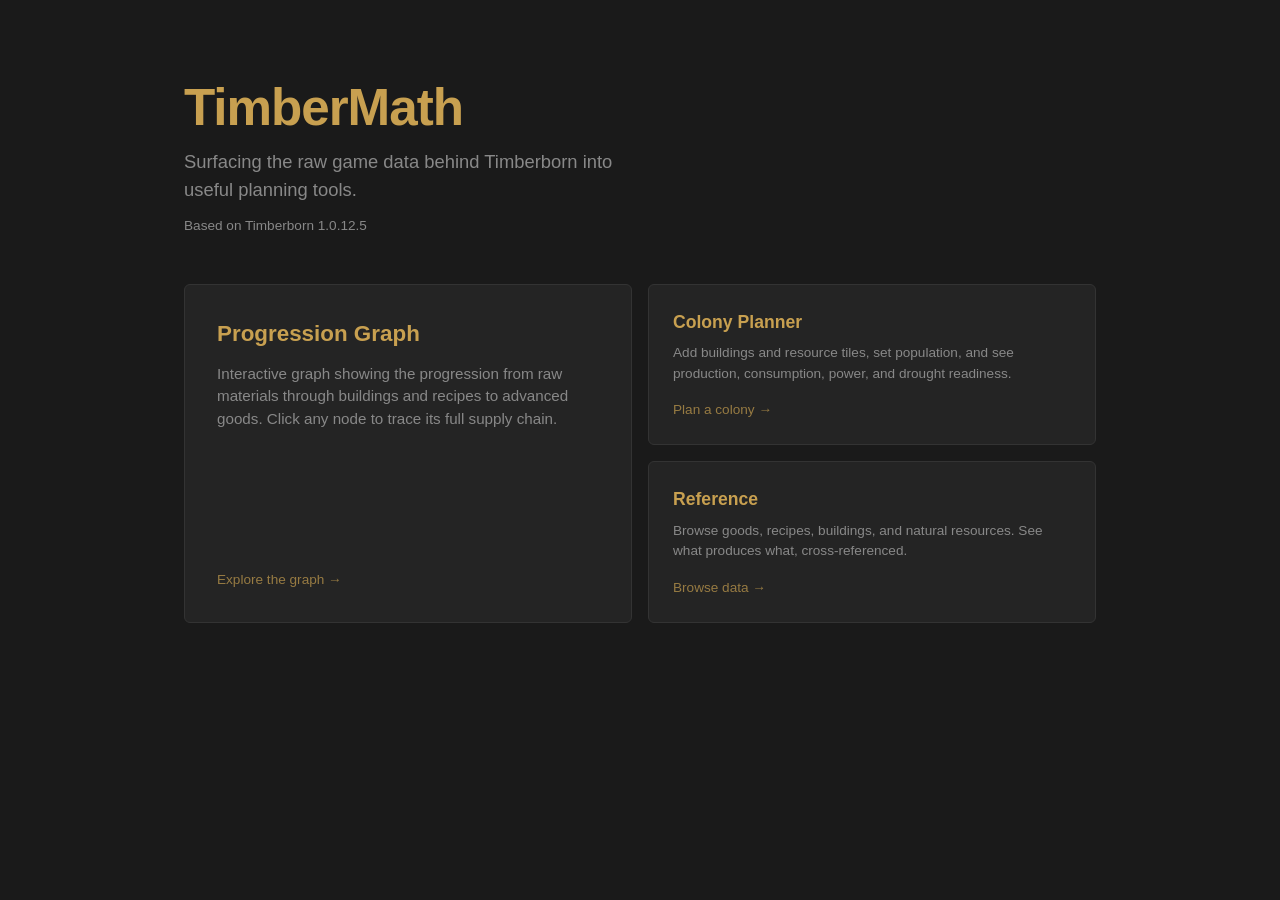
<file: index.html>
<!DOCTYPE html>
<html lang="en">
<head>
  <meta charset="UTF-8">
  <meta name="viewport" content="width=device-width, initial-scale=1.0">
  <title>TimberMath</title>
  <link rel="icon" type="image/svg+xml" href="favicon.svg">
  <link rel="stylesheet" href="css/style.css">
</head>
<body>
  <main>
    <div class="landing landing-editorial">
      <h2 class="landing-title">TimberMath</h2>
      <p class="landing-subtitle">Surfacing the raw game data behind Timberborn into useful planning tools.</p>
      <p class="landing-version" id="game-version"></p>
      <div class="landing-cards-editorial">
        <a href="progression.html" class="landing-card landing-card-featured">
          <h3>Progression Graph</h3>
          <p>Interactive graph showing the progression from raw materials through buildings and recipes to advanced goods. Click any node to trace its full supply chain.</p>
          <span class="landing-card-cta">Explore the graph &rarr;</span>
        </a>
        <div class="landing-cards-secondary">
          <a href="colony.html" class="landing-card">
            <h3>Colony Planner</h3>
            <p>Add buildings and resource tiles, set population, and see production, consumption, power, and drought readiness.</p>
            <span class="landing-card-cta">Plan a colony &rarr;</span>
          </a>
          <a href="reference.html" class="landing-card">
            <h3>Reference</h3>
            <p>Browse goods, recipes, buildings, and natural resources. See what produces what, cross-referenced.</p>
            <span class="landing-card-cta">Browse data &rarr;</span>
          </a>
        </div>
      </div>
    </div>
  </main>
  <script type="module">
    const resp = await fetch("data/version.json");
    if (resp.ok) {
      const { gameVersion } = await resp.json();
      document.getElementById("game-version").textContent = `Based on Timberborn ${gameVersion}`;
    }
  </script>
</body>
</html>
</file>
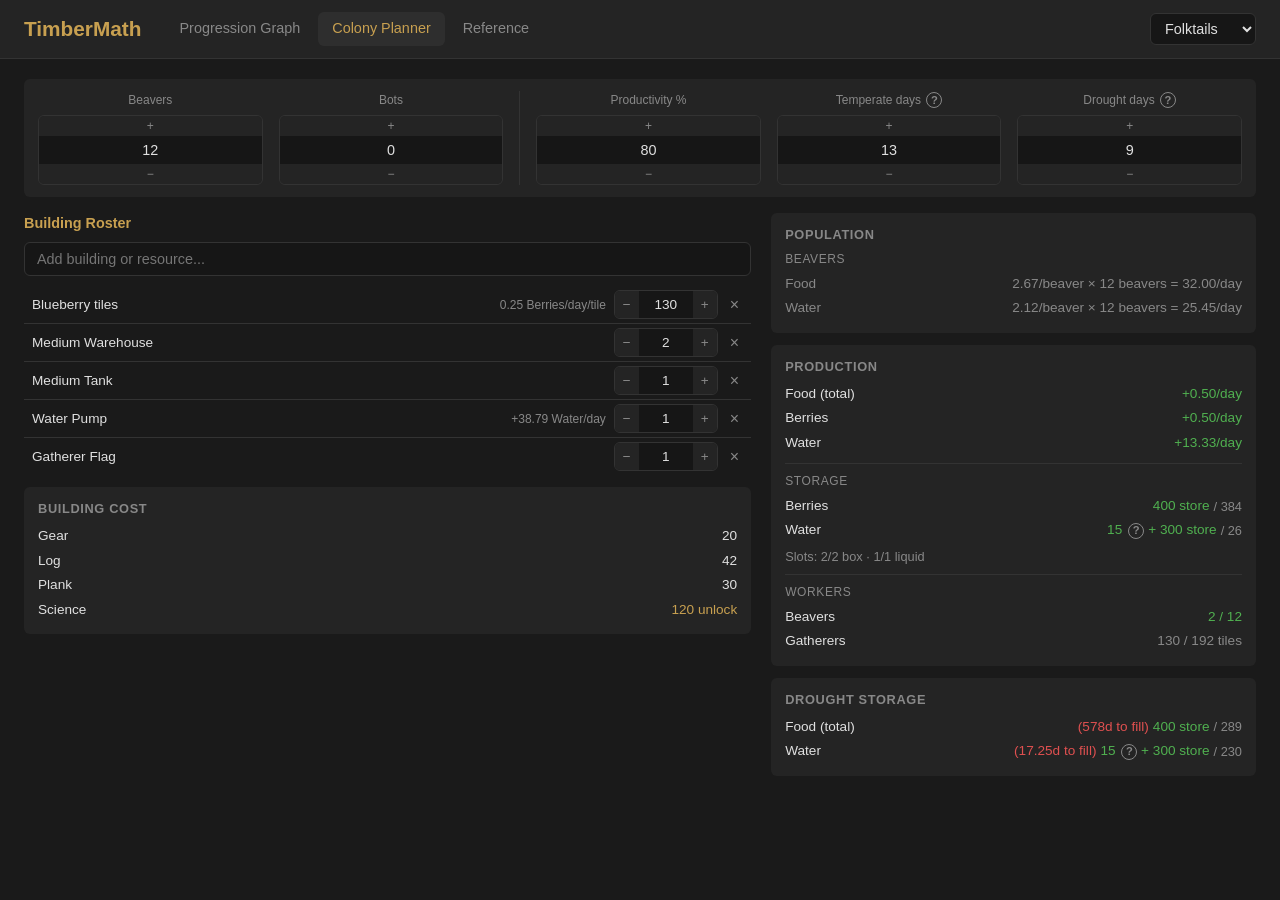
<file: colony.html>
<!DOCTYPE html>
<html lang="en">
<head>
  <meta charset="UTF-8">
  <meta name="viewport" content="width=device-width, initial-scale=1.0">
  <title>Colony Planner - TimberMath</title>
  <link rel="icon" type="image/svg+xml" href="favicon.svg">
  <link rel="stylesheet" href="css/style.css">
</head>
<body>
  <header>
    <a href="index.html" class="header-title"><h1>TimberMath</h1></a>
    <nav class="header-nav">
      <a href="progression.html" class="nav-link">Progression Graph</a>
      <a href="colony.html" class="nav-link active">Colony Planner</a>
      <a href="reference.html" class="nav-link">Reference</a>
    </nav>
    <div class="header-controls">
      <select id="faction-select">
        <option value="Folktails">Folktails</option>
        <option value="IronTeeth">Iron Teeth</option>
      </select>
    </div>
  </header>

  <main>
    <div class="colony-params">
      <div class="pop-grid">
        <div class="pop-param">
          <label for="beaver-count">Beavers</label>
          <input type="number" id="beaver-count" value="12" min="0">
        </div>
        <div class="pop-param">
          <label for="bot-count">Bots</label>
          <input type="number" id="bot-count" value="0" min="0">
        </div>
        <div class="pop-divider"></div>
        <div class="pop-param">
          <label for="productivity">Productivity %</label>
          <input type="number" id="productivity" value="80" min="0" max="100" step="5">
        </div>
        <div class="pop-param">
          <label for="temperate-days">
            Temperate days
            <span class="hint-trigger" tabindex="0" id="temperate-hint">?<span class="hint-tooltip" id="temperate-hint-tooltip"></span></span>
          </label>
          <input type="number" id="temperate-days" value="13" min="0" step="0.5">
        </div>
        <div class="pop-param">
          <label for="drought-days">
            Drought days
            <span class="hint-trigger" tabindex="0" id="drought-hint">?<span class="hint-tooltip" id="drought-hint-tooltip"></span></span>
          </label>
          <input type="number" id="drought-days" value="9" min="0" step="0.5">
        </div>
      </div>
    </div>
    <div class="colony-layout">
      <div class="colony-roster">
        <h3>Building Roster</h3>
        <div class="roster-add">
          <input type="text" id="roster-search" placeholder="Add building or resource...">
          <div id="roster-dropdown" class="roster-dropdown hidden"></div>
        </div>
        <div id="roster-list"></div>
        <div id="colony-costs"></div>
      </div>
      <div class="colony-output">
        <div id="colony-needs" class="balance-section"></div>
        <div id="colony-production" class="balance-section"></div>
        <div id="colony-drought" class="balance-section"></div>
      </div>
    </div>
  </main>

  <script type="module" src="js/colony-page.js"></script>
</body>
</html>
</file>
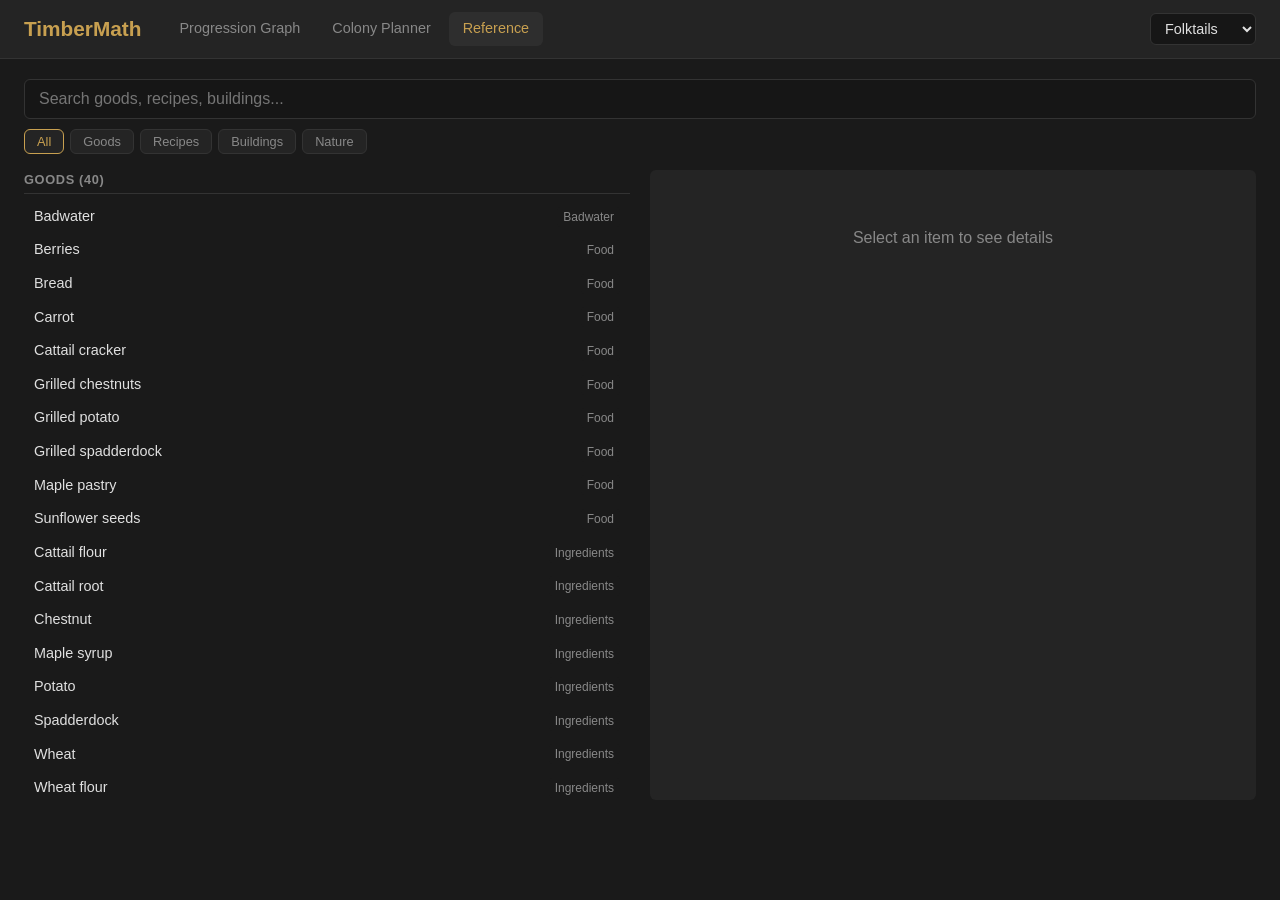
<file: reference.html>
<!DOCTYPE html>
<html lang="en">
<head>
  <meta charset="UTF-8">
  <meta name="viewport" content="width=device-width, initial-scale=1.0">
  <title>Reference - TimberMath</title>
  <link rel="icon" type="image/svg+xml" href="favicon.svg">
  <link rel="stylesheet" href="css/style.css">
</head>
<body>
  <header>
    <a href="index.html" class="header-title"><h1>TimberMath</h1></a>
    <nav class="header-nav">
      <a href="progression.html" class="nav-link">Progression Graph</a>
      <a href="colony.html" class="nav-link">Colony Planner</a>
      <a href="reference.html" class="nav-link active">Reference</a>
    </nav>
    <div class="header-controls">
      <select id="faction-select">
        <option value="Folktails">Folktails</option>
        <option value="IronTeeth">Iron Teeth</option>
      </select>
    </div>
  </header>

  <main>
    <div class="reference-search">
      <input type="text" id="reference-search-input" placeholder="Search goods, recipes, buildings...">
      <div class="reference-filters">
        <button class="filter-btn active" data-filter="all">All</button>
        <button class="filter-btn" data-filter="goods">Goods</button>
        <button class="filter-btn" data-filter="recipes">Recipes</button>
        <button class="filter-btn" data-filter="buildings">Buildings</button>
        <button class="filter-btn" data-filter="nature">Nature</button>
      </div>
    </div>
    <div class="reference-layout">
      <div id="reference-list" class="reference-list"></div>
      <div id="reference-detail" class="reference-detail">
        <p class="placeholder">Select an item to see details</p>
      </div>
    </div>
  </main>

  <script type="module" src="js/reference-page.js"></script>
</body>
</html>
</file>
<file: css/style.css>
:root {
  --bg: #1a1a1a;
  --bg-surface: #242424;
  --bg-hover: #2e2e2e;
  --bg-input: #161616;
  --text: #e0e0e0;
  --text-dim: #888888;
  --accent: #c8a050;
  --deficit: #e05050;
  --surplus: #50b050;
  --border: #333333;
  --radius: 6px;
}

* {
  margin: 0;
  padding: 0;
  box-sizing: border-box;
}

body {
  font-family:
    -apple-system, BlinkMacSystemFont, "Segoe UI", Roboto, sans-serif;
  background: var(--bg);
  color: var(--text);
  line-height: 1.5;
}

/* Header */
header {
  display: flex;
  align-items: center;
  gap: 24px;
  padding: 12px 24px;
  background: var(--bg-surface);
  border-bottom: 1px solid var(--border);
}

.header-title {
  text-decoration: none;
}

header h1 {
  font-size: 1.3rem;
  color: var(--accent);
  font-weight: 700;
}

.header-nav {
  display: flex;
  gap: 4px;
}

.nav-link {
  color: var(--text-dim);
  text-decoration: none;
  padding: 6px 14px;
  font-size: 0.9rem;
  border-radius: var(--radius);
  transition: color 0.15s, background 0.15s;
}

.nav-link:hover {
  color: var(--text);
  background: var(--bg-hover);
}

.nav-link.active {
  color: var(--accent);
  background: var(--bg-hover);
}

.header-controls {
  margin-left: auto;
  display: flex;
  gap: 12px;
}

select,
input[type="text"],
input[type="number"] {
  background: var(--bg-input);
  color: var(--text);
  border: 1px solid var(--border);
  border-radius: var(--radius);
  padding: 6px 10px;
  font-size: 0.9rem;
}

input[type="number"] {
  -moz-appearance: textfield;
}

input[type="number"]::-webkit-inner-spin-button,
input[type="number"]::-webkit-outer-spin-button {
  -webkit-appearance: none;
  appearance: none;
}

/* Custom number input wrapper for styled arrows */
.number-input-wrap {
  display: inline-flex;
  align-items: stretch;
  border: 1px solid var(--border);
  border-radius: var(--radius);
  overflow: hidden;
  transition: border-color 0.15s;
}

.number-input-wrap:focus-within {
  border-color: var(--accent);
}

.number-input-wrap input[type="number"] {
  border: none;
  border-radius: 0;
  text-align: center;
  min-width: 0;
}

.number-input-wrap input[type="number"]:focus {
  border-color: transparent;
}

.number-input-wrap .spin-btn {
  display: flex;
  align-items: center;
  justify-content: center;
  width: 24px;
  background: var(--bg-surface);
  color: var(--text-dim);
  border: none;
  cursor: pointer;
  font-size: 0.85rem;
  padding: 0;
  user-select: none;
  transition: background 0.15s, color 0.15s;
}

.number-input-wrap .spin-btn:hover {
  background: var(--bg-hover);
  color: var(--text);
}

.number-input-wrap .spin-btn:active {
  background: var(--border);
}

.number-input-wrap.vertical {
  flex-direction: column-reverse;
  align-items: stretch;
}

.number-input-wrap.vertical .spin-btn {
  width: auto;
  height: 20px;
  font-size: 0.75rem;
}

select:focus,
input:focus {
  outline: none;
  border-color: var(--accent);
}

main {
  padding: 20px 24px;
}

/* Landing page — editorial layout */
.landing-editorial {
  max-width: 960px;
  margin: 0 auto;
  padding: 60px 24px 40px;
}

.landing-title {
  font-size: 3.2rem;
  font-weight: 800;
  color: var(--accent);
  letter-spacing: -0.02em;
  line-height: 1.1;
  margin-bottom: 12px;
}

.landing-subtitle {
  font-size: 1.15rem;
  color: var(--text-dim);
  max-width: 480px;
  line-height: 1.5;
  margin-bottom: 12px;
}

.landing-version {
  font-size: 0.85rem;
  color: var(--text-dim);
  margin-bottom: 48px;
}

.landing-cards-editorial {
  display: grid;
  grid-template-columns: 1fr 1fr;
  gap: 16px;
}

.landing-cards-secondary {
  display: flex;
  flex-direction: column;
  gap: 16px;
}

.landing-card {
  background: var(--bg-surface);
  border: 1px solid var(--border);
  border-radius: var(--radius);
  padding: 24px;
  text-decoration: none;
  transition: border-color 0.15s, background 0.15s;
  display: flex;
  flex-direction: column;
}

.landing-card:hover {
  border-color: var(--accent);
  background: var(--bg-hover);
}

.landing-card h3 {
  color: var(--accent);
  font-size: 1.1rem;
  margin-bottom: 8px;
}

.landing-card p {
  color: var(--text-dim);
  font-size: 0.85rem;
  line-height: 1.5;
  flex: 1;
}

.landing-card-featured {
  padding: 32px;
}

.landing-card-featured h3 {
  font-size: 1.4rem;
  margin-bottom: 12px;
}

.landing-card-featured p {
  font-size: 0.95rem;
}

.landing-card-cta {
  display: inline-block;
  margin-top: 16px;
  font-size: 0.85rem;
  color: var(--accent);
  opacity: 0.7;
  transition: opacity 0.15s;
}

.landing-card:hover .landing-card-cta {
  opacity: 1;
}

/* Reference Tab */
.reference-search {
  margin-bottom: 16px;
}

.reference-search input[type="text"] {
  width: 100%;
  padding: 10px 14px;
  font-size: 1rem;
  margin-bottom: 10px;
}

.reference-filters {
  display: flex;
  gap: 6px;
  flex-wrap: wrap;
}

.filter-btn {
  background: var(--bg-surface);
  color: var(--text-dim);
  border: 1px solid var(--border);
  border-radius: var(--radius);
  padding: 4px 12px;
  font-size: 0.8rem;
  cursor: pointer;
  transition: all 0.15s;
}

.filter-btn:hover {
  color: var(--text);
  border-color: var(--text-dim);
}
.filter-btn.active {
  color: var(--accent);
  border-color: var(--accent);
}

.reference-layout {
  display: grid;
  grid-template-columns: 1fr 1fr;
  gap: 20px;
  min-height: 60vh;
}

.reference-list {
  overflow-y: auto;
  max-height: 70vh;
}

.reference-detail {
  background: var(--bg-surface);
  border-radius: var(--radius);
  padding: 16px;
  overflow-y: auto;
  max-height: 70vh;
}

.reference-detail .placeholder {
  color: var(--text-dim);
  text-align: center;
  padding: 40px 0;
}

/* Reference list items */
.ref-section {
  margin-bottom: 20px;
}

.ref-section h3 {
  font-size: 0.8rem;
  text-transform: uppercase;
  color: var(--text-dim);
  letter-spacing: 0.05em;
  margin-bottom: 6px;
  padding-bottom: 4px;
  border-bottom: 1px solid var(--border);
}

.ref-item {
  padding: 6px 10px;
  cursor: pointer;
  border-radius: var(--radius);
  font-size: 0.9rem;
  display: flex;
  justify-content: space-between;
  align-items: center;
}

.ref-item:hover {
  background: var(--bg-hover);
}
.ref-item.selected {
  background: var(--bg-hover);
  color: var(--accent);
}
.ref-item .badge {
  font-size: 0.75rem;
  color: var(--text-dim);
  background: var(--bg);
  padding: 1px 6px;
  border-radius: 3px;
}

/* Detail view */
.detail-header {
  margin-bottom: 16px;
  padding-bottom: 12px;
  border-bottom: 1px solid var(--border);
}

.detail-header h2 {
  font-size: 1.2rem;
  color: var(--accent);
}
.detail-header .detail-type {
  font-size: 0.8rem;
  color: var(--text-dim);
}

.detail-section {
  margin-bottom: 14px;
}
.detail-section h4 {
  font-size: 0.8rem;
  text-transform: uppercase;
  color: var(--text-dim);
  margin-bottom: 4px;
}

.detail-table {
  width: 100%;
  border-collapse: collapse;
  font-size: 0.85rem;
}

.detail-table th {
  text-align: left;
  color: var(--text-dim);
  font-weight: normal;
  padding: 3px 8px 3px 0;
}

.detail-table td {
  padding: 3px 8px 3px 0;
}

.detail-link {
  color: var(--accent);
  cursor: pointer;
  text-decoration: underline;
  text-decoration-style: dotted;
}

.detail-link:hover {
  text-decoration-style: solid;
}

/* Good flow diagram */
.good-flow {
  display: flex;
  align-items: flex-start;
  gap: 16px;
  margin-bottom: 16px;
  padding: 12px 0;
}

.flow-col {
  flex: 1;
  min-width: 0;
}

.flow-col-label {
  font-size: 0.7rem;
  text-transform: uppercase;
  letter-spacing: 0.05em;
  color: var(--text-dim);
  margin-bottom: 6px;
}

/* Needs pills */
.needs-pills {
  display: flex;
  flex-wrap: wrap;
  gap: 6px;
}

.need-pill {
  background: var(--bg);
  border: 1px solid var(--border);
  border-radius: 20px;
  padding: 4px 12px;
  font-size: 0.8rem;
  color: var(--text);
}

/* Card entries within yield-card-content */
.card-entry {
  padding: 8px 0;
  border-bottom: 1px solid var(--border);
}

.card-entry:last-child {
  border-bottom: none;
  padding-bottom: 0;
}

.card-entry:first-child {
  padding-top: 0;
}

/* Nature stats */
.nature-stats {
  display: flex;
  flex-wrap: wrap;
  gap: 8px;
  margin-bottom: 16px;
}

.nature-stat {
  background: var(--bg);
  border: 1px solid var(--border);
  border-radius: var(--radius);
  padding: 4px 12px;
  font-size: 0.8rem;
}

/* Yield cards */
.yield-card {
  border: 1px solid var(--border);
  border-radius: var(--radius);
  margin-bottom: 10px;
  overflow: hidden;
}

.yield-card-label {
  background: var(--bg-hover);
  padding: 6px 12px;
  font-size: 0.75rem;
  text-transform: uppercase;
  letter-spacing: 0.05em;
  color: var(--text-dim);
  border-bottom: 1px solid var(--border);
}

.yield-card-content {
  padding: 10px 12px;
}

.yield-card-amount {
  font-size: 0.9rem;
  font-weight: 600;
  margin-bottom: 4px;
}

.yield-card-rate {
  font-size: 0.8rem;
  color: var(--text-dim);
  margin-bottom: 2px;
}

.yield-card-time {
  font-size: 0.8rem;
  color: var(--text-dim);
}

/* Colony Page */
.colony-params {
  background: var(--bg-surface);
  border-radius: var(--radius);
  padding: 12px 14px;
  margin-bottom: 16px;
}

.colony-layout {
  display: grid;
  grid-template-columns: 3fr 2fr;
  gap: 20px;
  align-items: start;
}

.pop-grid {
  display: flex;
  gap: 16px;
  flex-wrap: wrap;
}

.pop-divider {
  width: 1px;
  background: var(--border);
  align-self: stretch;
}

.pop-param {
  flex: 1;
  min-width: 80px;
  text-align: center;
}

.pop-param label {
  display: block;
  font-size: 0.75rem;
  color: var(--text-dim);
  margin-bottom: 4px;
}

.pop-param .number-input-wrap {
  width: 100%;
}

.pop-param .number-input-wrap input[type="number"] {
  flex: 1;
  min-width: 0;
  width: 100%;
}


.colony-roster > h3 {
  font-size: 0.9rem;
  color: var(--accent);
  margin-bottom: 8px;
}

.building-costs {
  background: var(--bg-surface);
  border-radius: var(--radius);
  padding: 12px 14px;
  margin-top: 12px;
}

.building-costs h3 {
  font-size: 0.8rem;
  text-transform: uppercase;
  letter-spacing: 0.05em;
  color: var(--text-dim);
  margin-bottom: 6px;
}

/* Animations */
@keyframes flash-highlight {
  0% { background: var(--accent); }
  100% { background: transparent; }
}

.roster-entry.flash {
  animation: flash-highlight 0.6s ease-out;
}

.value-flash {
  animation: flash-highlight 0.6s ease-out;
}

/* Roster entries */
.roster-entry {
  display: flex;
  align-items: center;
  gap: 8px;
  padding: 4px 8px;
  font-size: 0.85rem;
  border-bottom: 1px solid var(--border);
}

.roster-entry:last-child {
  border-bottom: none;
}

.roster-entry .roster-name {
  flex: 1;
  display: flex;
  align-items: center;
  gap: 6px;
}

.roster-entry select {
  font-size: 0.8rem;
  padding: 3px 6px;
}

.roster-entry input[type="number"] {
  text-align: center;
  font-size: 0.85rem;
}

.roster-entry .roster-rate {
  color: var(--text-dim);
  font-size: 0.75rem;
}

.roster-entry .roster-remove {
  background: none;
  border: none;
  color: var(--text-dim);
  cursor: pointer;
  font-size: 1rem;
  padding: 0 4px;
  line-height: 1;
}

.roster-entry .roster-remove:hover {
  color: var(--deficit);
}


/* Roster add */
.roster-add {
  position: relative;
  margin-bottom: 10px;
}

.roster-add input[type="text"] {
  width: 100%;
  padding: 8px 12px;
}

.roster-dropdown {
  position: absolute;
  top: 100%;
  left: 0;
  right: 0;
  background: var(--bg-surface);
  border: 1px solid var(--border);
  border-radius: var(--radius);
  max-height: 200px;
  overflow-y: auto;
  z-index: 10;
}

.roster-dropdown.hidden {
  display: none;
}

.roster-dropdown-item {
  padding: 6px 12px;
  cursor: pointer;
  font-size: 0.85rem;
}

.roster-dropdown-item:hover {
  background: var(--bg-hover);
}

.roster-dropdown-item .dd-category {
  font-size: 0.7rem;
  color: var(--text-dim);
  margin-left: 6px;
}

/* Colony output */
.colony-output {
  display: flex;
  flex-direction: column;
  gap: 12px;
}

.balance-section {
  background: var(--bg-surface);
  border-radius: var(--radius);
  padding: 12px 14px;
}

.balance-section h3 {
  font-size: 0.8rem;
  text-transform: uppercase;
  letter-spacing: 0.05em;
  margin-bottom: 6px;
}

.section-divider {
  border-top: 1px solid var(--border);
  margin: 8px 0;
}

.subsection-label {
  font-size: 0.75rem;
  text-transform: uppercase;
  color: var(--text-dim);
  letter-spacing: 0.05em;
  margin-bottom: 4px;
}

.balance-section h3.deficit-header {
  color: var(--deficit);
}
.balance-section h3.surplus-header {
  color: var(--surplus);
}
.balance-section h3.neutral-header {
  color: var(--text-dim);
}

.balance-row {
  display: flex;
  justify-content: space-between;
  align-items: center;
  padding: 2px 0;
  font-size: 0.85rem;
}

.balance-label {
  color: var(--text);
}

.balance-value {
  display: flex;
  align-items: center;
  gap: 4px;
}

.balance-value.deficit {
  color: var(--deficit);
  font-weight: 600;
}

.balance-value.surplus {
  color: var(--surplus);
}

.balance-value.neutral {
  color: var(--text-dim);
}

.storage-needed {
  color: var(--text-dim);
  font-size: 0.8rem;
}

.needs-row {
  display: flex;
  justify-content: space-between;
  padding: 2px 0;
  font-size: 0.85rem;
  color: var(--text-dim);
}

.needs-group-row {
  display: flex;
  gap: 8px;
  padding: 2px 0;
  font-size: 0.8rem;
  align-items: baseline;
}

.needs-group-label {
  color: var(--text-dim);
  flex-shrink: 0;
  min-width: 80px;
}

.needs-group-items {
  display: flex;
  flex-wrap: wrap;
  gap: 4px 10px;
}

.need-covered {
  color: var(--surplus);
}

.need-partial {
  color: var(--deficit);
}

.need-wb {
  font-size: 0.7rem;
  opacity: 0.7;
}

/* Hint tooltip */
.hint-trigger {
  display: inline-flex;
  align-items: center;
  justify-content: center;
  width: 16px;
  height: 16px;
  font-size: 0.7rem;
  font-weight: 700;
  color: var(--text-dim);
  border: 1px solid var(--text-dim);
  border-radius: 50%;
  cursor: help;
  position: relative;
  vertical-align: middle;
  margin-left: 2px;
}

.hint-tooltip {
  display: none;
  position: absolute;
  bottom: calc(100% + 8px);
  left: 50%;
  transform: translateX(-50%);
  background: var(--bg-surface);
  border: 1px solid var(--border);
  border-radius: var(--radius);
  padding: 8px 12px;
  font-size: 0.8rem;
  font-weight: normal;
  color: var(--text);
  white-space: nowrap;
  z-index: 20;
  line-height: 1.6;
  box-shadow: 0 4px 12px rgba(0, 0, 0, 0.4);
}

.hint-trigger:hover .hint-tooltip,
.hint-trigger:focus .hint-tooltip {
  display: block;
}

/* Other-faction hint */
.ref-hint {
  color: var(--text-dim);
  font-size: 0.8rem;
  border-top: 1px solid var(--border);
  padding-top: 12px;
}

.ref-hint p {
  margin-bottom: 4px;
}

.ref-hint ul {
  list-style: none;
  padding: 0;
}

.ref-hint li {
  padding: 2px 0;
}

/* Flat list (compact detail sections) */
.detail-flat-section {
  margin-bottom: 12px;
}

.detail-flat-section h4 {
  font-size: 0.75rem;
  text-transform: uppercase;
  letter-spacing: 0.05em;
  color: var(--text-dim);
  margin-bottom: 0;
  padding-bottom: 3px;
  border-bottom: 1px solid var(--border);
}

.flat-list-item {
  display: flex;
  justify-content: space-between;
  align-items: baseline;
  padding: 4px 8px;
  font-size: 0.85rem;
  gap: 12px;
}

.flat-list-item + .flat-list-item {
  border-top: 1px solid color-mix(in srgb, var(--border) 50%, transparent);
}

.flat-list-item.source {
  background: color-mix(in srgb, var(--surplus) 8%, transparent);
}

.flat-list-item.consumer {
  background: color-mix(in srgb, var(--deficit) 8%, transparent);
}

.flat-list-item.source .flat-list-value {
  color: var(--surplus);
}

.flat-list-item.consumer .flat-list-value {
  color: var(--deficit);
}

.flat-list-name {
  color: var(--text);
  min-width: 0;
  flex: 1;
}

.flat-list-name .sep {
  color: var(--text-dim);
  margin: 0 4px;
}

.flat-list-value {
  color: var(--text-dim);
  font-size: 0.8rem;
  white-space: nowrap;
  text-align: right;
}

/* Nature yield cards (side-by-side) */
.nature-yields {
  display: flex;
  gap: 10px;
  margin-top: 12px;
}

.nature-yield-card {
  flex: 1;
  border: 1px solid var(--border);
  border-radius: var(--radius);
  overflow: hidden;
}

.nature-yield-card-label {
  background: var(--bg-hover);
  padding: 5px 10px;
  font-size: 0.75rem;
  text-transform: uppercase;
  letter-spacing: 0.05em;
  color: var(--text-dim);
  border-bottom: 1px solid var(--border);
}

.nature-yield-card-body {
  padding: 8px 10px;
}

.nature-yield-card-amount {
  font-size: 0.9rem;
  font-weight: 600;
  margin-bottom: 4px;
}

.nature-yield-card-rate {
  font-size: 0.8rem;
  color: var(--text-dim);
}

.nature-yield-card-time {
  font-size: 0.8rem;
  color: var(--text-dim);
  margin-top: 2px;
}

/* Recipe flow diagram */
.recipe-flow-diagram {
  display: flex;
  align-items: center;
  padding: 12px 0;
  font-size: 0.85rem;
}

.building-recipe-label {
  font-size: 0.8rem;
  color: var(--text-dim);
  margin-top: 8px;
  margin-bottom: 2px;
}

.building-recipe-label:first-child {
  margin-top: 0;
}

.recipe-flow-side {
  display: flex;
  flex-direction: column;
  align-items: center;
  gap: 6px;
  flex: 3;
  min-width: 0;
}

.recipe-flow-card {
  background: var(--bg);
  border: 1px solid var(--border);
  border-radius: var(--radius);
  padding: 6px 10px;
  font-size: 0.85rem;
  text-align: center;
}

.recipe-flow-card-amount {
  font-weight: 600;
}

.recipe-flow-card-note {
  font-size: 0.75rem;
  color: var(--text-dim);
}

.recipe-flow-card-empty {
  color: var(--text-dim);
  border-style: dashed;
}

.recipe-flow-plus {
  text-align: center;
  color: var(--text-dim);
  font-size: 0.8rem;
  line-height: 1;
}

.recipe-flow-arrow {
  display: flex;
  align-items: center;
  justify-content: center;
  flex: 1;
  margin: 0 6px;
  align-self: center;
  position: relative;
}

.recipe-flow-duration {
  position: absolute;
  bottom: 100%;
  left: 50%;
  transform: translateX(-50%);
  font-size: 0.75rem;
  color: var(--text-dim);
  white-space: nowrap;
  margin-bottom: 2px;
}

svg.recipe-flow-line {
  width: 100%;
  height: 10px;
  display: block;
}

/* Build cost grid (3-col: category, name, amount) */
.build-cost-grid {
  display: grid;
  grid-template-columns: auto 1fr auto;
  font-size: 0.85rem;
}

.build-cost-row {
  display: grid;
  grid-template-columns: subgrid;
  grid-column: 1 / -1;
  align-items: baseline;
  column-gap: 12px;
  padding: 3px 0;
}

.build-cost-row .build-cost-name,
.build-cost-row .build-cost-amount {
  border-bottom: 1px solid color-mix(in srgb, var(--border) 50%, transparent);
}

.build-cost-row:has(+ .build-cost-group-start) .build-cost-name,
.build-cost-row:has(+ .build-cost-group-start) .build-cost-amount,
.build-cost-row:last-child .build-cost-name,
.build-cost-row:last-child .build-cost-amount {
  border-bottom: none;
}

.build-cost-row.build-cost-group-start:not(:first-child) {
  border-top: 1px solid var(--border);
}

.build-cost-category {
  color: var(--text-dim);
  font-size: 0.8rem;
  vertical-align: top;
}

.build-cost-amount {
  text-align: right;
  color: var(--text-dim);
  font-size: 0.8rem;
}

/* Flow Graph */
main:has(.flow-container) {
  padding: 0;
  display: flex;
  flex-direction: column;
  height: calc(100vh - var(--header-height, 56px));
}

.flow-toolbar {
  display: flex;
  align-items: center;
  gap: 16px;
  padding: 12px 16px;
}

.flow-toolbar-btn {
  padding: 4px 12px;
  border: 1px solid var(--border);
  border-radius: var(--radius);
  background: var(--bg-surface);
  color: var(--text);
  font-size: 0.8rem;
  cursor: pointer;
  transition: border-color 0.15s;
}

.flow-toolbar-btn:hover {
  border-color: var(--text-dim);
}

.flow-toolbar input[type="text"] {
  margin-left: auto;
  width: 240px;
  padding: 8px 12px;
  font-size: 0.9rem;
}



.flow-toggle-label {
  display: flex;
  align-items: center;
  gap: 6px;
  font-size: 0.85rem;
  color: var(--text-dim);
  cursor: pointer;
  user-select: none;
}

.flow-toggle-label input[type="checkbox"] {
  accent-color: var(--accent);
}

.flow-container {
  position: relative;
  overflow: hidden;
  background: var(--bg);
  border-top: 1px solid var(--border);
  flex: 1;
  cursor: grab;
}

.flow-container:active {
  cursor: grabbing;
}

/* Constrain JointJS paper inside container */
.flow-container .joint-paper {
  position: absolute !important;
  top: 0;
  left: 0;
}

.flow-container .joint-paper svg {
  overflow: visible;
}

.flow-container .joint-element {
  cursor: pointer;
}

@keyframes flow-dash-march {
  to { stroke-dashoffset: -16; }
}
.flow-link-animated path {
  animation: flow-dash-march 0.6s linear infinite;
}

/* Advanced graph controls */
.advanced-graph-controls {
  display: flex;
  align-items: center;
  gap: 16px;
  padding: 8px 16px;
  background: var(--bg-surface);
  border-top: 1px solid var(--border);
  flex-wrap: wrap;
}

.advanced-graph-control {
  display: flex;
  align-items: center;
  gap: 6px;
  font-size: 0.8rem;
  color: var(--text-dim);
}

.advanced-graph-control select,
.advanced-graph-control input[type="number"] {
  width: 80px;
  padding: 3px 6px;
  font-size: 0.8rem;
}

/* Legend */
.flow-legend {
  display: flex;
  align-items: center;
  gap: 16px;
  font-size: 0.8rem;
  color: var(--text-dim);
  flex-wrap: wrap;
}

.legend-item {
  display: flex;
  align-items: center;
  gap: 5px;
}

.legend-swatch {
  display: inline-block;
  width: 14px;
  height: 14px;
  border-radius: 3px;
  border: 1px solid var(--border);
}

.legend-swatch[data-category="good"] { background: #1a2818; border-color: #6aaa4a; border-radius: 50%; }
.legend-swatch[data-category="food"] { background: url("data:image/svg+xml,%3Csvg xmlns='http://www.w3.org/2000/svg' viewBox='0 0 14 14'%3E%3Cpolygon points='3.5,1 10.5,1 13,7 10.5,13 3.5,13 1,7' fill='%232a1a18' stroke='%23cc8844' stroke-width='1.5'/%3E%3C/svg%3E"); border: none; }
.legend-swatch[data-category="building"] { background: #1e1e28; border-color: #8080a0; border-radius: 0; }
.legend-swatch[data-category="nature"] { background: #28231a; border-color: #a0884a; border-radius: 50%; }

.legend-line {
  display: inline-block;
  width: 20px;
  height: 0;
  border-top: 2px dashed #88bb88;
  vertical-align: middle;
}

.legend-line.buildcost {
  border-top: 2px dashed #bb88cc;
}

/* Tour popover (Driver.js) */
.tour-popover.driver-popover {
  background: var(--bg-surface);
  color: var(--text);
  border: 1px solid var(--border);
}

.tour-popover .driver-popover-title {
  color: var(--accent);
  font-size: 0.95rem;
}

.tour-popover .driver-popover-description {
  color: var(--text-dim);
  font-size: 0.85rem;
}

.tour-popover .driver-popover-progress-text {
  color: var(--text-dim);
}

.tour-popover .driver-popover-prev-btn {
  color: var(--text-dim);
  border: 1px solid var(--border);
  background: var(--bg);
  text-shadow: none;
}

.tour-popover .driver-popover-next-btn,
.tour-popover .driver-popover-close-btn {
  background: var(--accent);
  color: var(--bg);
  border: none;
  text-shadow: none;
}

.tour-popover .driver-popover-arrow-side-top {
  border-bottom-color: var(--border);
}

.tour-popover .driver-popover-arrow-side-bottom {
  border-top-color: var(--border);
}

.tour-popover .driver-popover-arrow-side-left {
  border-right-color: var(--border);
}

.tour-popover .driver-popover-arrow-side-right {
  border-left-color: var(--border);
}

/* Responsive */
@media (max-width: 800px) {
  .reference-layout,
  .colony-layout {
    grid-template-columns: 1fr;
  }

  .landing-cards-editorial {
    grid-template-columns: 1fr;
  }

  header {
    flex-wrap: wrap;
  }

  .good-flow {
    flex-direction: column;
    align-items: stretch;
  }

}
</file>
